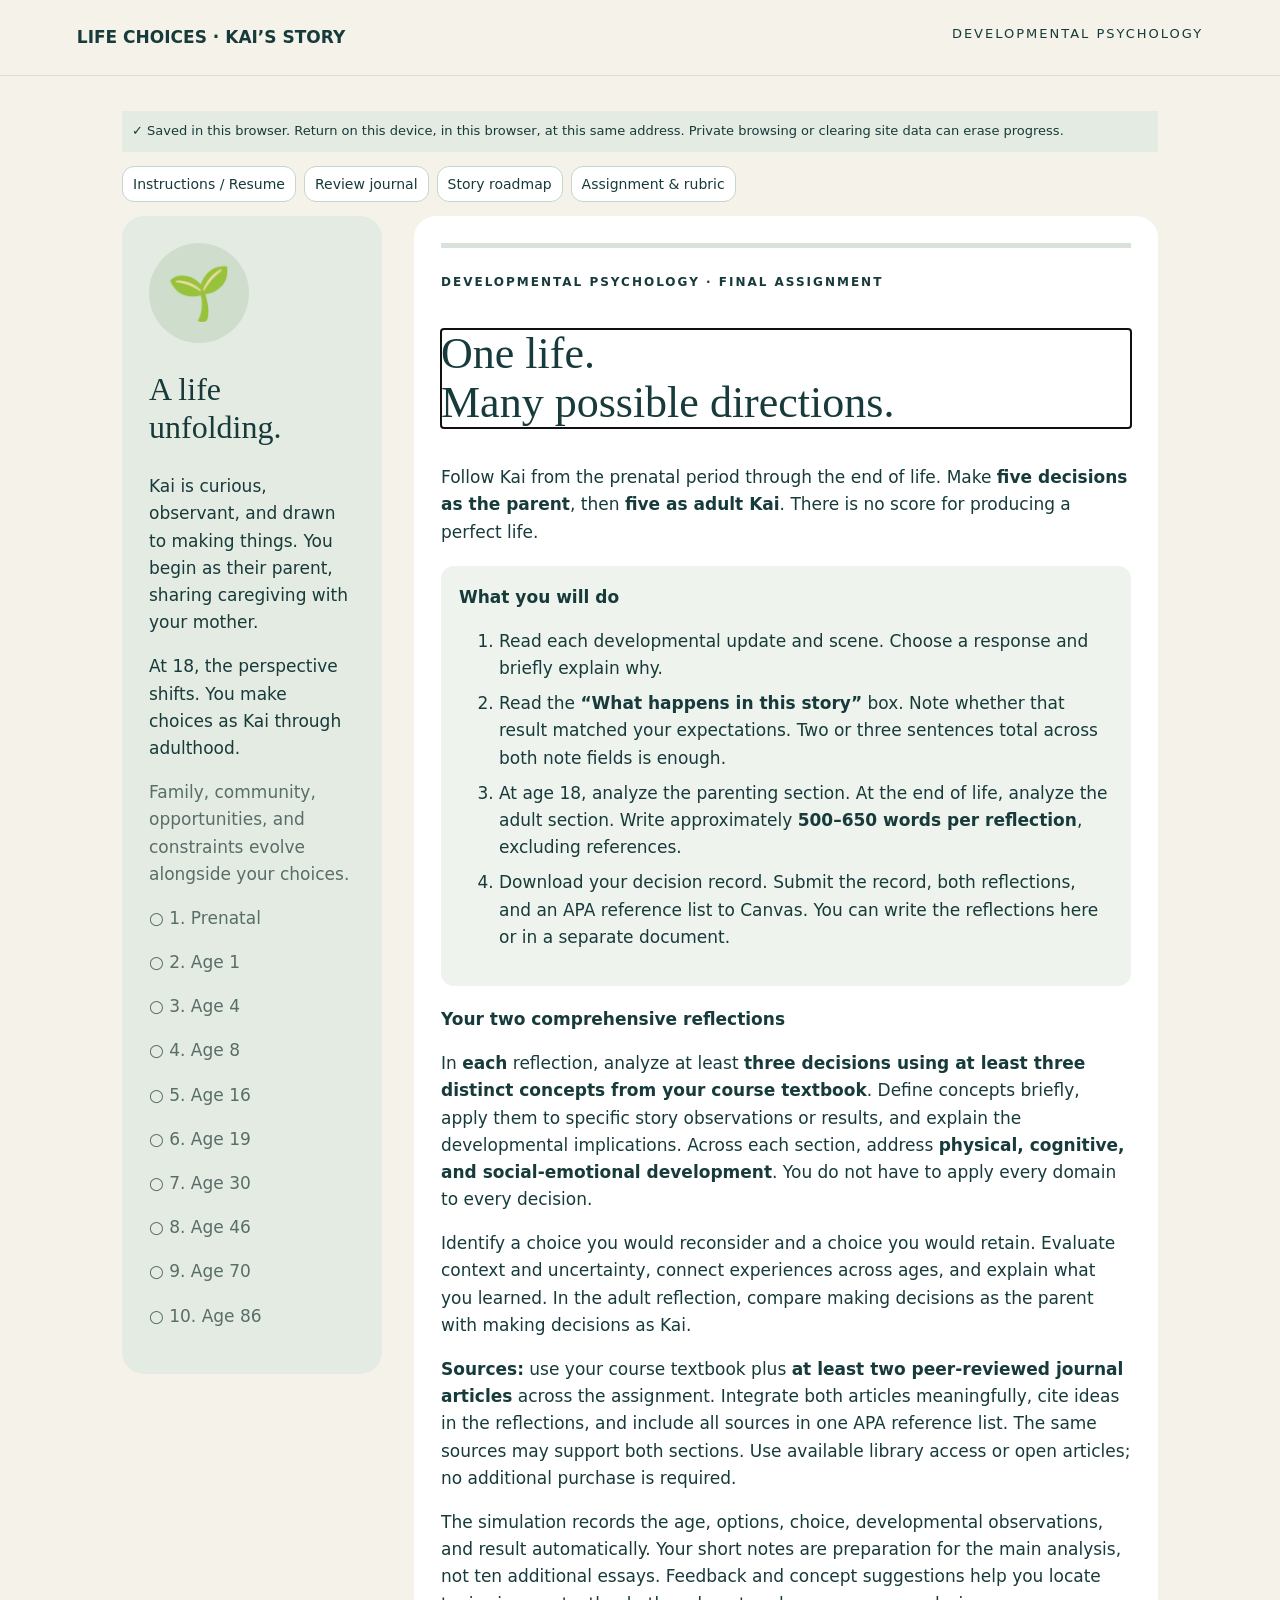
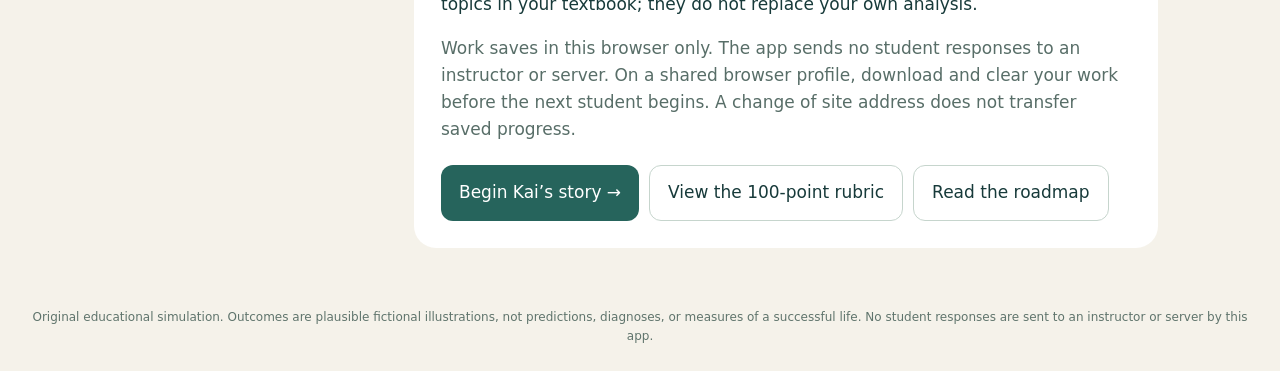
<file: index.html>
<!doctype html><html lang="en"><head><meta charset="utf-8"><meta name="viewport" content="width=device-width,initial-scale=1"><meta name="description" content="An original lifespan development simulation and guided final assignment journal."><title>Life Choices | Kai’s Story</title><link rel="stylesheet" href="style.css"></head><body><header><strong>LIFE CHOICES · KAI’S STORY</strong><span>DEVELOPMENTAL PSYCHOLOGY</span></header><main><div class="save" id="save" role="status"></div><nav><button onclick="home()">Instructions / Resume</button><button onclick="review()">Review journal</button><button onclick="guide()">Story roadmap</button><button onclick="rubric()">Assignment & rubric</button></nav><div class="layout"><aside><div class="avatar" aria-hidden="true">🌱</div><h2>A life unfolding.</h2><p>Kai is curious, observant, and drawn to making things. You begin as their parent, sharing caregiving with your mother.</p><p>At 18, the perspective shifts. You make choices as Kai through adulthood.</p><p class="muted">Family, community, opportunities, and constraints evolve alongside your choices.</p><div id="timeline"></div></aside><section class="card"><div class="progress" aria-hidden="true"><div id="bar"></div></div><div id="screen"></div></section></div></main><footer>Original educational simulation. Outcomes are plausible fictional illustrations, not predictions, diagnoses, or measures of a successful life. No student responses are sent to an instructor or server by this app.</footer><script src="story.js"></script><script src="learning.js"></script><script src="app.js"></script></body></html>
</file>
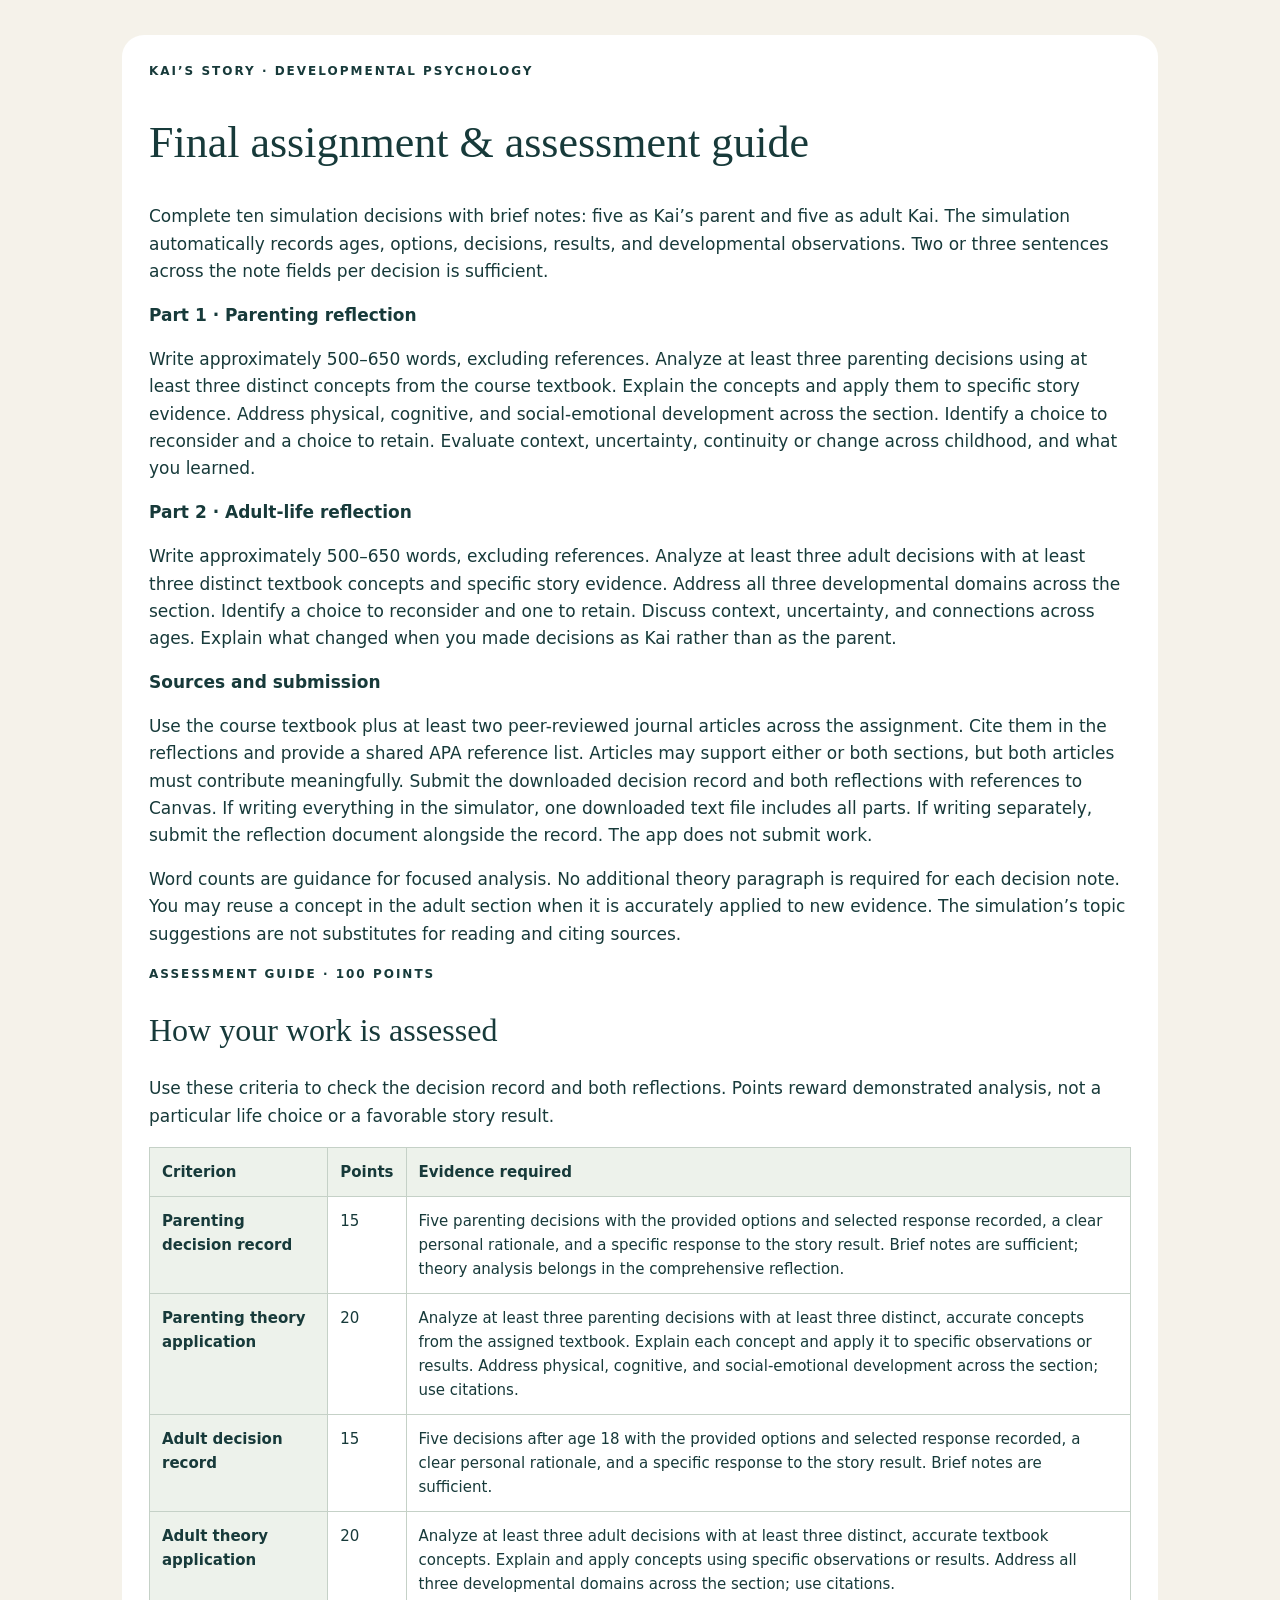
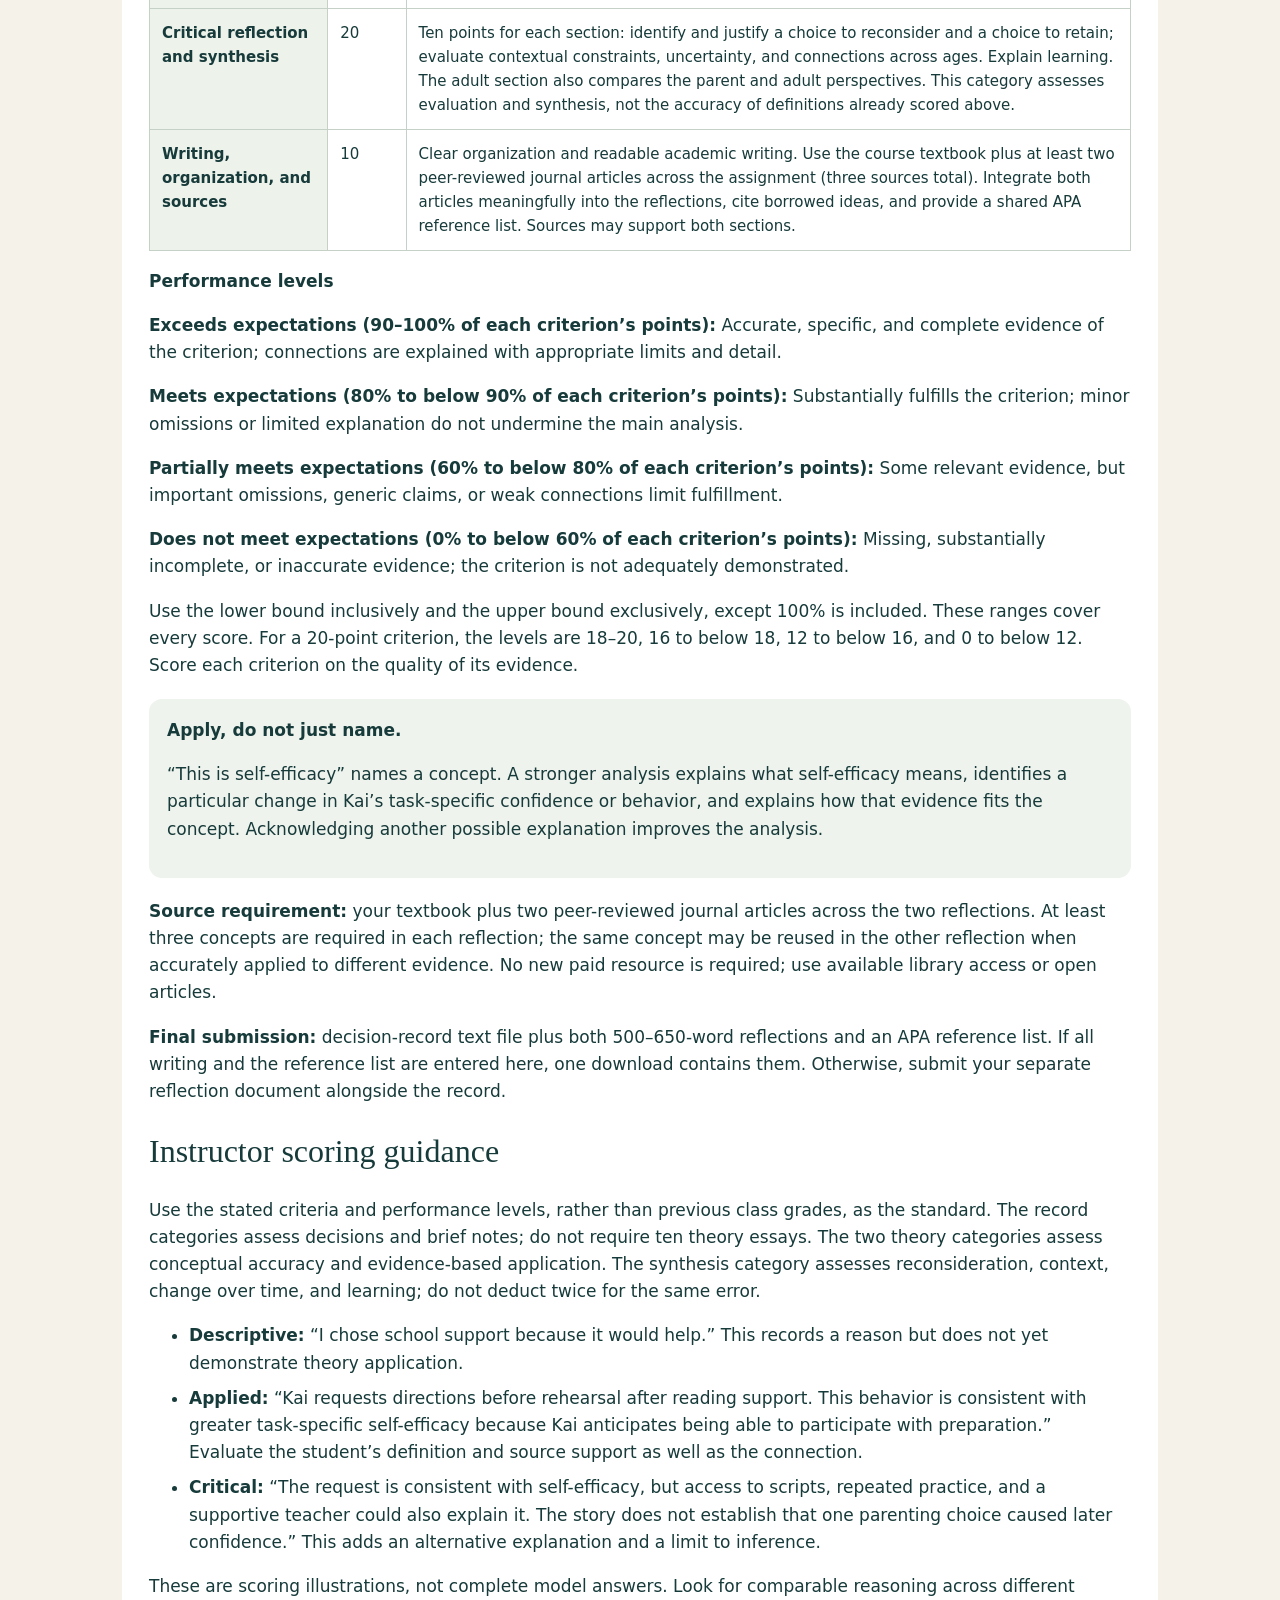
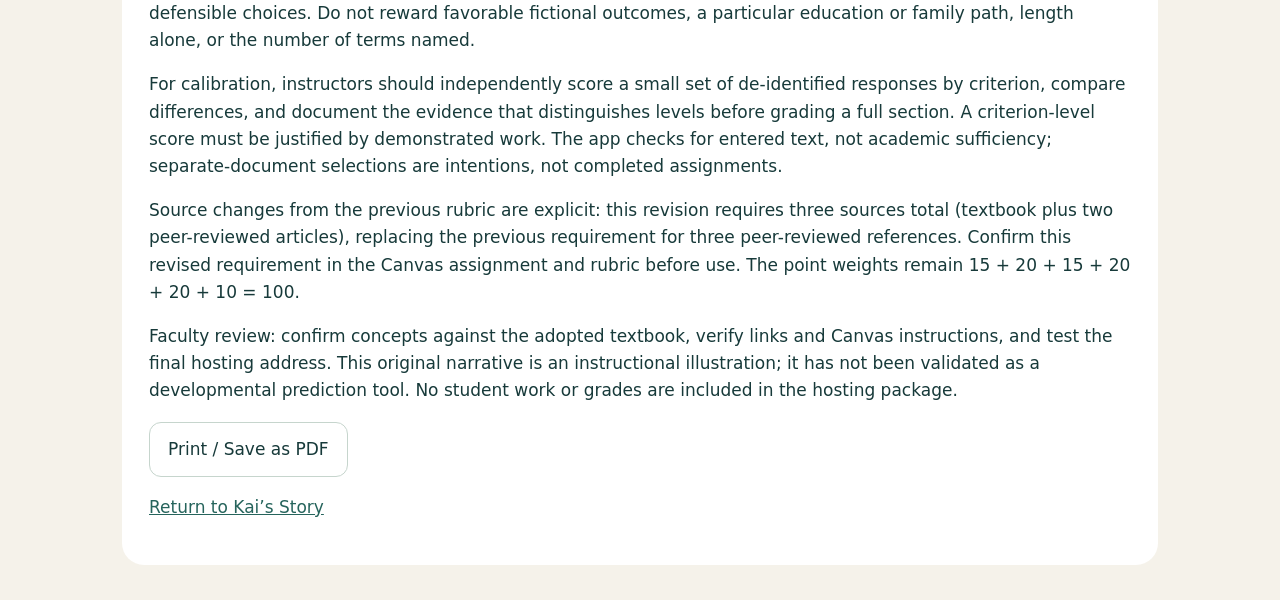
<file: assessment-guide.html>
<!doctype html><html lang="en"><meta charset="utf-8"><meta name="viewport" content="width=device-width,initial-scale=1"><title>Kai’s Story · Assignment & Rubric</title><link rel="stylesheet" href="style.css"><main><section class="card"><div class="tag">Kai’s Story · Developmental Psychology</div><h1>Final assignment & assessment guide</h1><p>Complete ten simulation decisions with brief notes: five as Kai’s parent and five as adult Kai. The simulation automatically records ages, options, decisions, results, and developmental observations. Two or three sentences across the note fields per decision is sufficient.</p><h3>Part 1 · Parenting reflection</h3><p>Write approximately 500–650 words, excluding references. Analyze at least three parenting decisions using at least three distinct concepts from the course textbook. Explain the concepts and apply them to specific story evidence. Address physical, cognitive, and social-emotional development across the section. Identify a choice to reconsider and a choice to retain. Evaluate context, uncertainty, continuity or change across childhood, and what you learned.</p><h3>Part 2 · Adult-life reflection</h3><p>Write approximately 500–650 words, excluding references. Analyze at least three adult decisions with at least three distinct textbook concepts and specific story evidence. Address all three developmental domains across the section. Identify a choice to reconsider and one to retain. Discuss context, uncertainty, and connections across ages. Explain what changed when you made decisions as Kai rather than as the parent.</p><h3>Sources and submission</h3><p>Use the course textbook plus at least two peer-reviewed journal articles across the assignment. Cite them in the reflections and provide a shared APA reference list. Articles may support either or both sections, but both articles must contribute meaningfully. Submit the downloaded decision record and both reflections with references to Canvas. If writing everything in the simulator, one downloaded text file includes all parts. If writing separately, submit the reflection document alongside the record. The app does not submit work.</p><p>Word counts are guidance for focused analysis. No additional theory paragraph is required for each decision note. You may reuse a concept in the adult section when it is accurately applied to new evidence. The simulation’s topic suggestions are not substitutes for reading and citing sources.</p><div class="tag">Assessment guide · 100 points</div><h2>How your work is assessed</h2><p>Use these criteria to check the decision record and both reflections. Points reward demonstrated analysis, not a particular life choice or a favorable story result.</p><div class="table-scroll"><table><thead><tr><th>Criterion</th><th>Points</th><th>Evidence required</th></tr></thead><tbody><tr><th>Parenting decision record</th><td>15</td><td>Five parenting decisions with the provided options and selected response recorded, a clear personal rationale, and a specific response to the story result. Brief notes are sufficient; theory analysis belongs in the comprehensive reflection.</td></tr><tr><th>Parenting theory application</th><td>20</td><td>Analyze at least three parenting decisions with at least three distinct, accurate concepts from the assigned textbook. Explain each concept and apply it to specific observations or results. Address physical, cognitive, and social-emotional development across the section; use citations.</td></tr><tr><th>Adult decision record</th><td>15</td><td>Five decisions after age 18 with the provided options and selected response recorded, a clear personal rationale, and a specific response to the story result. Brief notes are sufficient.</td></tr><tr><th>Adult theory application</th><td>20</td><td>Analyze at least three adult decisions with at least three distinct, accurate textbook concepts. Explain and apply concepts using specific observations or results. Address all three developmental domains across the section; use citations.</td></tr><tr><th>Critical reflection and synthesis</th><td>20</td><td>Ten points for each section: identify and justify a choice to reconsider and a choice to retain; evaluate contextual constraints, uncertainty, and connections across ages. Explain learning. The adult section also compares the parent and adult perspectives. This category assesses evaluation and synthesis, not the accuracy of definitions already scored above.</td></tr><tr><th>Writing, organization, and sources</th><td>10</td><td>Clear organization and readable academic writing. Use the course textbook plus at least two peer-reviewed journal articles across the assignment (three sources total). Integrate both articles meaningfully into the reflections, cite borrowed ideas, and provide a shared APA reference list. Sources may support both sections.</td></tr></tbody></table></div><h3>Performance levels</h3><p><strong>Exceeds expectations (90–100% of each criterion’s points):</strong> Accurate, specific, and complete evidence of the criterion; connections are explained with appropriate limits and detail.</p><p><strong>Meets expectations (80% to below 90% of each criterion’s points):</strong> Substantially fulfills the criterion; minor omissions or limited explanation do not undermine the main analysis.</p><p><strong>Partially meets expectations (60% to below 80% of each criterion’s points):</strong> Some relevant evidence, but important omissions, generic claims, or weak connections limit fulfillment.</p><p><strong>Does not meet expectations (0% to below 60% of each criterion’s points):</strong> Missing, substantially incomplete, or inaccurate evidence; the criterion is not adequately demonstrated.</p><p>Use the lower bound inclusively and the upper bound exclusively, except 100% is included. These ranges cover every score. For a 20-point criterion, the levels are 18–20, 16 to below 18, 12 to below 16, and 0 to below 12. Score each criterion on the quality of its evidence.</p><div class="panel"><strong>Apply, do not just name.</strong><p>“This is self-efficacy” names a concept. A stronger analysis explains what self-efficacy means, identifies a particular change in Kai’s task-specific confidence or behavior, and explains how that evidence fits the concept. Acknowledging another possible explanation improves the analysis.</p></div><p><strong>Source requirement:</strong> your textbook plus two peer-reviewed journal articles across the two reflections. At least three concepts are required in each reflection; the same concept may be reused in the other reflection when accurately applied to different evidence. No new paid resource is required; use available library access or open articles.</p><p><strong>Final submission:</strong> decision-record text file plus both 500–650-word reflections and an APA reference list. If all writing and the reference list are entered here, one download contains them. Otherwise, submit your separate reflection document alongside the record.</p><h2>Instructor scoring guidance</h2><p>Use the stated criteria and performance levels, rather than previous class grades, as the standard. The record categories assess decisions and brief notes; do not require ten theory essays. The two theory categories assess conceptual accuracy and evidence-based application. The synthesis category assesses reconsideration, context, change over time, and learning; do not deduct twice for the same error.</p><ul><li><strong>Descriptive:</strong> “I chose school support because it would help.” This records a reason but does not yet demonstrate theory application.</li><li><strong>Applied:</strong> “Kai requests directions before rehearsal after reading support. This behavior is consistent with greater task-specific self-efficacy because Kai anticipates being able to participate with preparation.” Evaluate the student’s definition and source support as well as the connection.</li><li><strong>Critical:</strong> “The request is consistent with self-efficacy, but access to scripts, repeated practice, and a supportive teacher could also explain it. The story does not establish that one parenting choice caused later confidence.” This adds an alternative explanation and a limit to inference.</li></ul><p>These are scoring illustrations, not complete model answers. Look for comparable reasoning across different defensible choices. Do not reward favorable fictional outcomes, a particular education or family path, length alone, or the number of terms named.</p><p>For calibration, instructors should independently score a small set of de-identified responses by criterion, compare differences, and document the evidence that distinguishes levels before grading a full section. A criterion-level score must be justified by demonstrated work. The app checks for entered text, not academic sufficiency; separate-document selections are intentions, not completed assignments.</p><p>Source changes from the previous rubric are explicit: this revision requires three sources total (textbook plus two peer-reviewed articles), replacing the previous requirement for three peer-reviewed references. Confirm this revised requirement in the Canvas assignment and rubric before use. The point weights remain 15 + 20 + 15 + 20 + 20 + 10 = 100.</p><p>Faculty review: confirm concepts against the adopted textbook, verify links and Canvas instructions, and test the final hosting address. This original narrative is an instructional illustration; it has not been validated as a developmental prediction tool. No student work or grades are included in the hosting package.</p><button onclick="window.print()">Print / Save as PDF</button><p><a href="index.html">Return to Kai’s Story</a></p></section></main></html>
</file>
<file: style.css>
:root{--ink:#173a3a;--teal:#26645c;--cream:#f5f2ea}*{box-sizing:border-box}body{margin:0;background:var(--cream);color:var(--ink);font:17px/1.6 system-ui}header{padding:24px 6%;border-bottom:1px solid #d8dfd5;display:flex;justify-content:space-between}header span{font-size:13px;letter-spacing:2px}main{max-width:1080px;margin:35px auto;padding:0 22px}.layout{display:grid;grid-template-columns:260px 1fr;gap:32px}aside,.card{background:white;border-radius:22px;padding:27px}aside{align-self:start;background:#e4ebe2}.avatar{font-size:52px;background:#cfddcc;width:100px;height:100px;border-radius:50%;display:grid;place-items:center}h1{font:normal 44px/1.12 Georgia}h2{font:normal 32px/1.2 Georgia}h3{font-size:17px}small,.muted{color:#586e68}.tag{font-size:12px;text-transform:uppercase;letter-spacing:2px;font-weight:700}button{font:inherit;cursor:pointer;border-radius:12px;padding:13px 18px;border:1px solid #c6d5cd;color:var(--ink);background:white}button:hover{background:#eef5ef}button:focus-visible,textarea:focus-visible{outline:3px solid #ba782e;outline-offset:3px}.primary{background:var(--teal);color:white;border:0}.primary:hover{background:#174b44}.options{display:grid;gap:12px}.options button{text-align:left}.panel{background:#eef3ed;padding:18px;border-radius:13px;margin:20px 0}.domains{display:grid;gap:9px}.domain{border-left:3px solid #9cb9a5;padding-left:12px}.actions{display:flex;flex-wrap:wrap;gap:10px;margin-top:22px}textarea{display:block;width:100%;min-height:120px;padding:12px;font:inherit;border:1px solid #b9ccc1;border-radius:10px}details{margin:15px 0}summary{cursor:pointer;font-weight:600}.path{border-bottom:1px solid #ccd7cd;padding:14px 0}.progress{height:5px;background:#d8e2d8;margin-bottom:25px}.progress div{background:#b77b35;height:100%}footer{font-size:12px;padding:25px;text-align:center;color:#5f746c}@media(max-width:720px){.layout{grid-template-columns:1fr}aside{display:none}h1{font-size:35px}header{gap:15px;font-size:14px}.card{padding:22px}}

nav{display:flex;gap:8px;flex-wrap:wrap;margin:14px 0}nav button{padding:6px 10px;font-size:14px}label{display:block;font-weight:600;margin-top:18px}.save{font-size:13px;padding:10px;background:#e4ebe2} .error{color:#8c2c17}textarea{min-height:145px}.count{font-size:13px;color:#586e68}.pill{display:inline-block;padding:4px 12px;border-radius:20px;background:#e4ebe2} .hero{font-size:60px}a{color:#26645c} @media print{header,aside,nav,button,.save{display:none}main{max-width:100%}.layout{display:block}.card{padding:0}}
.table-scroll{overflow-x:auto}table{border-collapse:collapse;width:100%;font-size:15px}th,td{border:1px solid #c5d1c7;padding:12px;text-align:left;vertical-align:top}th{background:#edf2eb}li{margin-bottom:8px}.panel h3{margin-top:8px}input[type=checkbox]{width:20px;height:20px;vertical-align:middle}details{overflow-wrap:anywhere} @media print{details{display:block}table{font-size:11px}thead{display:table-header-group}tr{break-inside:avoid}}
</file>
